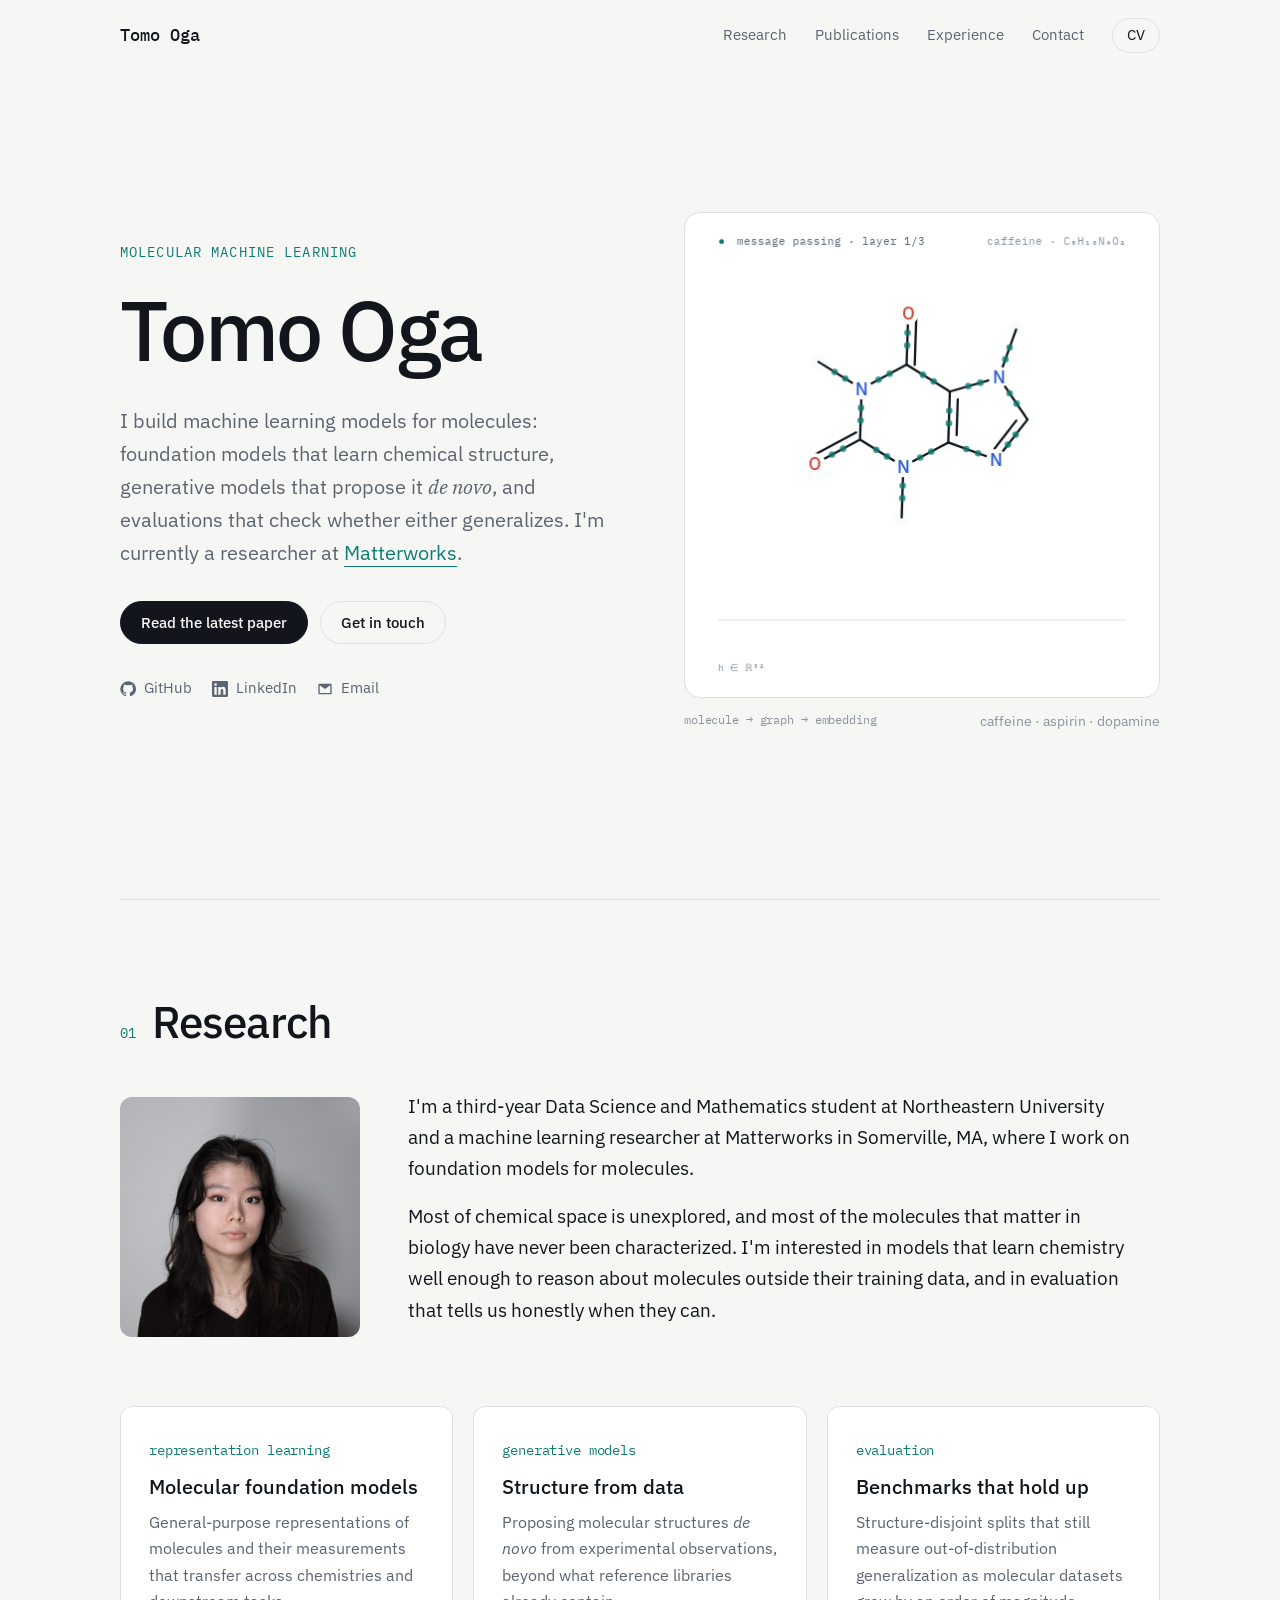
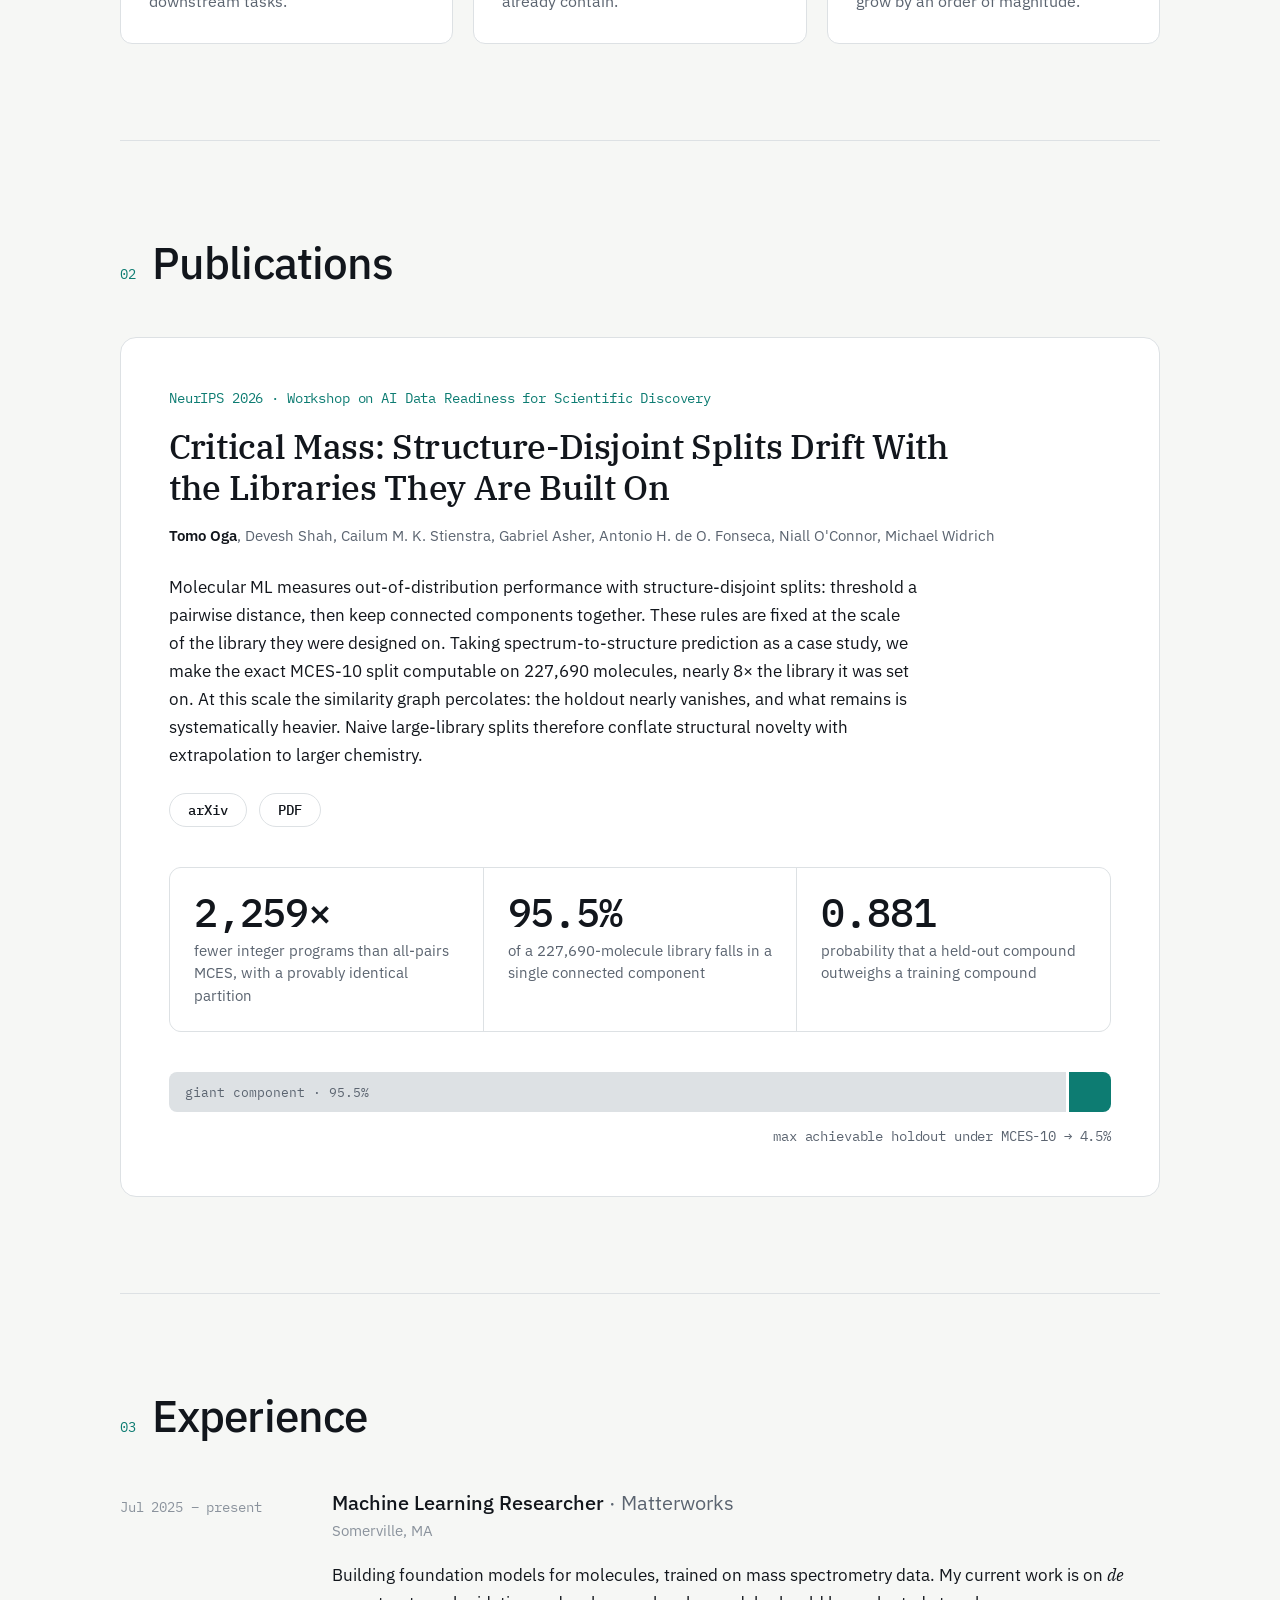
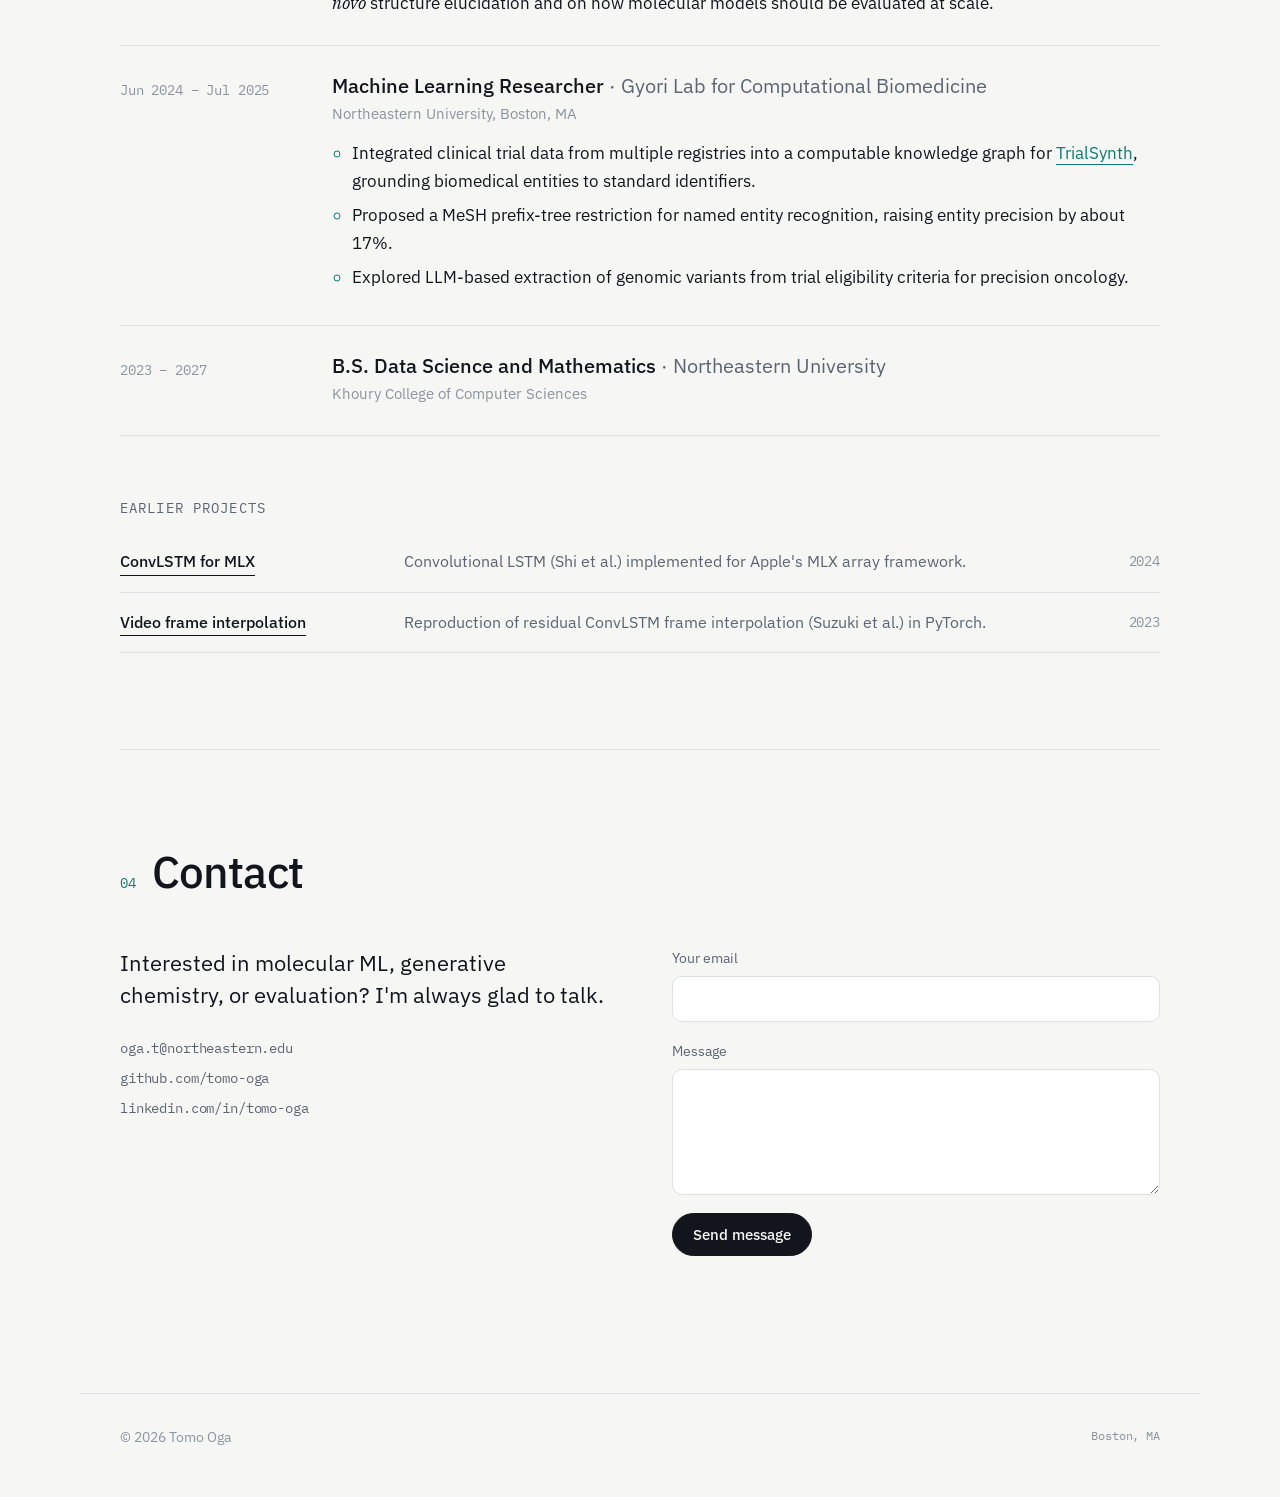
<file: index.html>
<!DOCTYPE html>
<html lang="en">
<head>
    <meta charset="UTF-8">
    <meta name="viewport" content="width=device-width, initial-scale=1.0">
    <title>Tomo Oga · Molecular Machine Learning</title>
    <meta name="description" content="Tomo Oga is a molecular machine learning researcher at Matterworks, working on foundation models, structure elucidation, and rigorous evaluation for molecules.">
    <link rel="preconnect" href="https://fonts.googleapis.com">
    <link rel="preconnect" href="https://fonts.gstatic.com" crossorigin>
    <link href="https://fonts.googleapis.com/css2?family=IBM+Plex+Mono:wght@400;500&family=IBM+Plex+Sans:wght@400;500;600&family=IBM+Plex+Serif:ital,wght@0,500;1,400&display=swap" rel="stylesheet">
    <link rel="stylesheet" href="style.css">
</head>
<body>
    <header class="nav">
        <a href="#top" class="brand">Tomo Oga</a>
        <button class="nav-toggle" id="nav-toggle" aria-label="Toggle navigation" aria-expanded="false">
            <span></span><span></span>
        </button>
        <nav class="nav-links" id="nav-links">
            <a href="#research">Research</a>
            <a href="#publications">Publications</a>
            <a href="#experience">Experience</a>
            <a href="#contact">Contact</a>
            <a href="resources/resume.pdf" class="nav-cv" target="_blank">CV</a>
        </nav>
    </header>

    <main id="top">
        <section class="hero">
            <div class="hero-text">
                <p class="eyebrow">Molecular machine learning</p>
                <h1>Tomo Oga</h1>
                <p class="lede">
                    I build machine learning models for molecules: foundation models that learn
                    chemical structure, generative models that propose it <em>de novo</em>, and
                    evaluations that check whether either generalizes. I'm currently a researcher at
                    <a href="https://www.matterworks.ai" target="_blank" rel="noopener">Matterworks</a>.
                </p>
                <div class="actions">
                    <a class="btn btn-primary" href="#publications">Read the latest paper</a>
                    <a class="btn" href="#contact">Get in touch</a>
                </div>
                <ul class="social">
                    <li><a href="https://github.com/tomo-oga" target="_blank" rel="noopener" aria-label="GitHub">
                        <svg viewBox="0 0 24 24" aria-hidden="true"><path d="M12 .5a11.5 11.5 0 0 0-3.64 22.41c.58.1.79-.25.79-.56v-2c-3.2.7-3.88-1.37-3.88-1.37-.52-1.33-1.28-1.69-1.28-1.69-1.05-.71.08-.7.08-.7 1.16.08 1.77 1.19 1.77 1.19 1.03 1.77 2.7 1.26 3.36.96.1-.75.4-1.26.73-1.55-2.55-.29-5.24-1.28-5.24-5.69 0-1.26.45-2.29 1.19-3.1-.12-.29-.52-1.46.11-3.05 0 0 .97-.31 3.17 1.18a11 11 0 0 1 5.77 0c2.2-1.49 3.17-1.18 3.17-1.18.63 1.59.23 2.76.11 3.05.74.81 1.19 1.84 1.19 3.1 0 4.42-2.7 5.4-5.26 5.68.41.36.78 1.06.78 2.14v3.17c0 .31.21.67.8.56A11.5 11.5 0 0 0 12 .5Z"/></svg>
                        GitHub</a></li>
                    <li><a href="https://linkedin.com/in/tomo-oga" target="_blank" rel="noopener" aria-label="LinkedIn">
                        <svg viewBox="0 0 24 24" aria-hidden="true"><path d="M20.45 20.45h-3.56v-5.57c0-1.33-.02-3.04-1.85-3.04-1.85 0-2.14 1.45-2.14 2.94v5.67H9.35V9h3.41v1.56h.05c.48-.9 1.64-1.85 3.37-1.85 3.6 0 4.27 2.37 4.27 5.46v6.28ZM5.34 7.43a2.06 2.06 0 1 1 0-4.13 2.06 2.06 0 0 1 0 4.13ZM7.12 20.45H3.56V9h3.56v11.45ZM22.22 0H1.77C.79 0 0 .77 0 1.73v20.54C0 23.23.79 24 1.77 24h20.45c.98 0 1.78-.77 1.78-1.73V1.73C24 .77 23.2 0 22.22 0Z"/></svg>
                        LinkedIn</a></li>
                    <li><a href="mailto:oga.t@northeastern.edu" aria-label="Email">
                        <svg viewBox="0 0 24 24" aria-hidden="true"><path d="M2 5.5A1.5 1.5 0 0 1 3.5 4h17A1.5 1.5 0 0 1 22 5.5v13a1.5 1.5 0 0 1-1.5 1.5h-17A1.5 1.5 0 0 1 2 18.5v-13Zm2 .9v11.6h16V6.4l-8 5.6-8-5.6ZM5.9 6h12.2L12 10.3 5.9 6Z"/></svg>
                        Email</a></li>
                </ul>
            </div>

            <figure class="hero-viz">
                <canvas id="molecule-canvas" aria-label="Animation: molecules are drawn as graphs, pass messages along their bonds, and are pooled into an embedding vector" role="img"></canvas>
                <figcaption>
                    <span class="mono">molecule &rarr; graph &rarr; embedding</span>
                    <span>caffeine &middot; aspirin &middot; dopamine</span>
                </figcaption>
            </figure>
        </section>

        <section id="research" class="section">
            <div class="section-head">
                <p class="section-index">01</p>
                <h2>Research</h2>
            </div>

            <div class="about">
                <img src="resources/headshot.jpg" alt="Portrait of Tomo Oga" class="portrait" width="640" height="640">
                <div class="about-text">
                    <p>
                        I'm a third-year Data Science and Mathematics student at Northeastern University and a
                        machine learning researcher at Matterworks in Somerville, MA, where I work on
                        foundation models for molecules.
                    </p>
                    <p>
                        Most of chemical space is unexplored, and most of the molecules that matter in biology
                        have never been characterized. I'm interested in models that learn chemistry well
                        enough to reason about molecules outside their training data, and in evaluation that
                        tells us honestly when they can.
                    </p>
                </div>
            </div>

            <div class="themes">
                <article class="theme">
                    <span class="mono theme-tag">representation learning</span>
                    <h3>Molecular foundation models</h3>
                    <p>General-purpose representations of molecules and their measurements that transfer across chemistries and downstream tasks.</p>
                </article>
                <article class="theme">
                    <span class="mono theme-tag">generative models</span>
                    <h3>Structure from data</h3>
                    <p>Proposing molecular structures <em>de novo</em> from experimental observations, beyond what reference libraries already contain.</p>
                </article>
                <article class="theme">
                    <span class="mono theme-tag">evaluation</span>
                    <h3>Benchmarks that hold up</h3>
                    <p>Structure-disjoint splits that still measure out-of-distribution generalization as molecular datasets grow by an order of magnitude.</p>
                </article>
            </div>
        </section>

        <section id="publications" class="section">
            <div class="section-head">
                <p class="section-index">02</p>
                <h2>Publications</h2>
            </div>

            <article class="paper">
                <p class="paper-venue mono">NeurIPS 2026 &middot; Workshop on AI Data Readiness for Scientific Discovery</p>
                <h3 class="paper-title"><a href="https://arxiv.org/abs/2610.12694" target="_blank" rel="noopener">Critical Mass: Structure-Disjoint Splits Drift With the Libraries They Are Built On</a></h3>
                <p class="paper-authors">
                    <strong>Tomo Oga</strong>, Devesh Shah, Cailum M. K. Stienstra, Gabriel Asher,
                    Antonio H. de O. Fonseca, Niall O'Connor, Michael Widrich
                </p>
                <p class="paper-summary">
                    Molecular ML measures out-of-distribution performance with structure-disjoint splits:
                    threshold a pairwise distance, then keep connected components together. These rules are
                    fixed at the scale of the library they were designed on. Taking spectrum-to-structure
                    prediction as a case study, we make the exact MCES-10 split computable on 227,690
                    molecules, nearly 8&times; the library it was set on. At this scale the similarity graph
                    percolates: the holdout nearly vanishes, and what remains is systematically heavier.
                    Naive large-library splits therefore conflate structural novelty with extrapolation to
                    larger chemistry.
                </p>
                <div class="paper-links">
                    <a class="btn" href="https://arxiv.org/abs/2610.12694" target="_blank" rel="noopener">arXiv</a>
                    <a class="btn" href="https://arxiv.org/pdf/2610.12694" target="_blank" rel="noopener">PDF</a>
                </div>

                <div class="stats">
                    <div class="stat">
                        <span class="stat-value">2,259&times;</span>
                        <span class="stat-label">fewer integer programs than all-pairs MCES, with a provably identical partition</span>
                    </div>
                    <div class="stat">
                        <span class="stat-value">95.5%</span>
                        <span class="stat-label">of a 227,690-molecule library falls in a single connected component</span>
                    </div>
                    <div class="stat">
                        <span class="stat-value">0.881</span>
                        <span class="stat-label">probability that a held-out compound outweighs a training compound</span>
                    </div>
                </div>

                <div class="split-bar" aria-label="Of the public library, 95.5 percent is one indivisible component and at most 4.5 percent can be held out">
                    <div class="split-giant" style="width: 95.5%"><span>giant component &middot; 95.5%</span></div>
                    <div class="split-holdout" style="width: 4.5%"></div>
                </div>
                <p class="split-caption mono">max achievable holdout under MCES-10 &rarr; 4.5%</p>
            </article>
        </section>

        <section id="experience" class="section">
            <div class="section-head">
                <p class="section-index">03</p>
                <h2>Experience</h2>
            </div>

            <ol class="timeline">
                <li class="role">
                    <div class="role-meta mono">Jul 2025 &ndash; present</div>
                    <div class="role-body">
                        <h3>Machine Learning Researcher <span>&middot; Matterworks</span></h3>
                        <p class="role-place">Somerville, MA</p>
                        <p>Building foundation models for molecules, trained on mass spectrometry data. My current work is on <em>de novo</em> structure elucidation and on how molecular models should be evaluated at scale.</p>
                    </div>
                </li>
                <li class="role">
                    <div class="role-meta mono">Jun 2024 &ndash; Jul 2025</div>
                    <div class="role-body">
                        <h3>Machine Learning Researcher <span>&middot; Gyori Lab for Computational Biomedicine</span></h3>
                        <p class="role-place">Northeastern University, Boston, MA</p>
                        <ul>
                            <li>Integrated clinical trial data from multiple registries into a computable knowledge graph for <a href="https://github.com/tomo-oga/trialsynth" target="_blank" rel="noopener">TrialSynth</a>, grounding biomedical entities to standard identifiers.</li>
                            <li>Proposed a MeSH prefix-tree restriction for named entity recognition, raising entity precision by about 17%.</li>
                            <li>Explored LLM-based extraction of genomic variants from trial eligibility criteria for precision oncology.</li>
                        </ul>
                    </div>
                </li>
                <li class="role">
                    <div class="role-meta mono">2023 &ndash; 2027</div>
                    <div class="role-body">
                        <h3>B.S. Data Science and Mathematics <span>&middot; Northeastern University</span></h3>
                        <p class="role-place">Khoury College of Computer Sciences</p>
                    </div>
                </li>
            </ol>

            <h3 class="subhead">Earlier projects</h3>
            <ul class="projects">
                <li>
                    <a href="https://github.com/tomo-oga/ConvLSTM-Shi-Et-Al" target="_blank" rel="noopener">ConvLSTM for MLX</a>
                    <span>Convolutional LSTM (Shi et al.) implemented for Apple's MLX array framework.</span>
                    <span class="mono">2024</span>
                </li>
                <li>
                    <a href="https://github.com/tomo-oga/ConvLSTM-Frame-Interpolation" target="_blank" rel="noopener">Video frame interpolation</a>
                    <span>Reproduction of residual ConvLSTM frame interpolation (Suzuki et al.) in PyTorch.</span>
                    <span class="mono">2023</span>
                </li>
            </ul>
        </section>

        <section id="contact" class="section">
            <div class="section-head">
                <p class="section-index">04</p>
                <h2>Contact</h2>
            </div>

            <div class="contact">
                <div class="contact-text">
                    <p>Interested in molecular ML, generative chemistry, or evaluation? I'm always glad to talk.</p>
                    <p class="mono contact-links">
                        <a href="mailto:oga.t@northeastern.edu">oga.t@northeastern.edu</a><br>
                        <a href="https://github.com/tomo-oga" target="_blank" rel="noopener">github.com/tomo-oga</a><br>
                        <a href="https://linkedin.com/in/tomo-oga" target="_blank" rel="noopener">linkedin.com/in/tomo-oga</a>
                    </p>
                </div>
                <form action="https://formspree.io/f/meoqezeb" method="post" class="contact-form" id="contact-form">
                    <label>
                        <span>Your email</span>
                        <input type="email" name="email" required autocomplete="email">
                    </label>
                    <label>
                        <span>Message</span>
                        <textarea name="message" rows="5" required></textarea>
                    </label>
                    <button type="submit" class="btn btn-primary">Send message</button>
                    <p class="form-status" id="form-status" role="status"></p>
                </form>
            </div>
        </section>
    </main>

    <footer class="footer">
        <span>&copy; 2026 Tomo Oga</span>
        <span class="mono">Boston, MA</span>
    </footer>

    <script src="script.js"></script>
</body>
</html>
</file>
<file: style.css>
:root {
    --bg: #f6f7f5;
    --surface: #ffffff;
    --text: #12161c;
    --muted: #5b6470;
    --faint: #8b939d;
    --line: #dde1e4;
    --accent: #0d7c72;
    --accent-soft: rgba(13, 124, 114, 0.1);
    --nitrogen: #2f5fd0;
    --oxygen: #d04a3a;

    --sans: "IBM Plex Sans", system-ui, -apple-system, sans-serif;
    --serif: "IBM Plex Serif", Georgia, serif;
    --mono: "IBM Plex Mono", ui-monospace, Menlo, monospace;

    --max: 1120px;
    --gutter: clamp(16px, 4vw, 40px);
}

@media (prefers-color-scheme: dark) {
    :root {
        --bg: #0b0f14;
        --surface: #121820;
        --text: #e6eaee;
        --muted: #9aa4af;
        --faint: #66707b;
        --line: #232b35;
        --accent: #3fd1bf;
        --accent-soft: rgba(63, 209, 191, 0.1);
        --nitrogen: #7ea2ff;
        --oxygen: #ff8a78;
    }
}

*, *::before, *::after { box-sizing: border-box; }

html { scroll-behavior: smooth; scroll-padding-top: 72px; }

body {
    margin: 0;
    background: var(--bg);
    color: var(--text);
    font-family: var(--sans);
    font-size: 17px;
    line-height: 1.65;
    -webkit-font-smoothing: antialiased;
}

a { color: inherit; }

p a, li a { color: var(--accent); text-decoration: none; border-bottom: 1px solid currentColor; }
p a:hover, li a:hover { border-bottom-width: 2px; }

h1, h2, h3 { margin: 0; font-weight: 500; line-height: 1.2; }

.mono { font-family: var(--mono); font-size: 0.85em; letter-spacing: -0.01em; }

/* Navigation */

.nav {
    position: sticky;
    top: 0;
    z-index: 10;
    display: flex;
    align-items: center;
    justify-content: space-between;
    max-width: var(--max);
    margin: 0 auto;
    padding: 18px var(--gutter);
    background: color-mix(in srgb, var(--bg) 88%, transparent);
    backdrop-filter: blur(10px);
}

.brand { font-family: var(--mono); font-weight: 500; text-decoration: none; }

.nav-links { display: flex; gap: 28px; align-items: center; }

.nav-links a {
    color: var(--muted);
    text-decoration: none;
    font-size: 15px;
    transition: color 0.15s;
}

.nav-links a:hover { color: var(--text); }

.nav-links .nav-cv {
    color: var(--text);
    border: 1px solid var(--line);
    border-radius: 999px;
    padding: 4px 14px;
}

.nav-links .nav-cv:hover { border-color: var(--accent); color: var(--accent); }

.nav-toggle {
    display: none;
    width: 36px;
    height: 36px;
    padding: 0;
    background: none;
    border: 0;
    cursor: pointer;
}

.nav-toggle span {
    display: block;
    width: 20px;
    height: 1.5px;
    margin: 6px auto;
    background: var(--text);
    transition: transform 0.2s;
}

.nav-toggle[aria-expanded="true"] span:first-child { transform: translateY(3.75px) rotate(45deg); }
.nav-toggle[aria-expanded="true"] span:last-child { transform: translateY(-3.75px) rotate(-45deg); }

/* Hero */

main { max-width: var(--max); margin: 0 auto; padding: 0 var(--gutter); }

.hero {
    display: grid;
    grid-template-columns: 1.05fr 1fr;
    gap: clamp(32px, 5vw, 72px);
    align-items: center;
    min-height: min(calc(100vh - 72px), 860px);
    padding: 48px 0 72px;
}

.eyebrow {
    margin: 0 0 16px;
    font-family: var(--mono);
    font-size: 14px;
    color: var(--accent);
    text-transform: uppercase;
    letter-spacing: 0.08em;
}

.hero h1 {
    font-size: clamp(48px, 7vw, 84px);
    font-weight: 500;
    letter-spacing: -0.03em;
}

.lede {
    max-width: 34em;
    margin: 24px 0 32px;
    font-size: clamp(18px, 1.6vw, 20px);
    color: var(--muted);
}

.lede em, .role-body em { font-family: var(--serif); font-style: italic; }

.actions { display: flex; flex-wrap: wrap; gap: 12px; }

.btn {
    display: inline-flex;
    align-items: center;
    padding: 11px 20px;
    border: 1px solid var(--line);
    border-radius: 999px;
    background: transparent;
    color: var(--text);
    font: 500 15px var(--sans);
    text-decoration: none;
    cursor: pointer;
    transition: border-color 0.15s, background 0.15s, color 0.15s;
}

.btn:hover { border-color: var(--accent); color: var(--accent); }

.btn-primary { background: var(--text); border-color: var(--text); color: var(--bg); }
.btn-primary:hover { background: var(--accent); border-color: var(--accent); color: var(--bg); }

.social {
    display: flex;
    flex-wrap: wrap;
    gap: 20px;
    margin: 32px 0 0;
    padding: 0;
    list-style: none;
}

.social a {
    border: 0;
    display: inline-flex;
    align-items: center;
    gap: 8px;
    color: var(--muted);
    font-size: 15px;
    text-decoration: none;
}

.social a:hover { color: var(--accent); }
.social svg { width: 16px; height: 16px; fill: currentColor; }

.hero-viz { margin: 0; }

.hero-viz canvas {
    display: block;
    width: 100%;
    aspect-ratio: 1 / 1.02;
    border: 1px solid var(--line);
    border-radius: 16px;
    background: var(--surface);
}

.hero-viz figcaption {
    display: flex;
    justify-content: space-between;
    gap: 12px;
    margin-top: 12px;
    font-size: 14px;
    color: var(--faint);
}

/* Sections */

.section { padding: 96px 0; border-top: 1px solid var(--line); }

.section-head { display: flex; align-items: baseline; gap: 16px; margin-bottom: 48px; }

.section-index { margin: 0; font-family: var(--mono); font-size: 14px; color: var(--accent); }

.section h2 { font-size: clamp(32px, 4vw, 44px); letter-spacing: -0.02em; }

.about {
    display: grid;
    grid-template-columns: 240px 1fr;
    gap: 48px;
    align-items: start;
    margin-bottom: 64px;
}

.portrait {
    width: 100%;
    height: auto;
    border-radius: 12px;
    filter: grayscale(0.15);
}

.about-text p { max-width: 38em; margin: 0 0 16px; font-size: 19px; }
.about-text p:first-child { margin-top: -6px; }

.themes { display: grid; grid-template-columns: repeat(3, 1fr); gap: 20px; }

.theme {
    padding: 28px;
    border: 1px solid var(--line);
    border-radius: 12px;
    background: var(--surface);
}

.theme-tag { color: var(--accent); }
.theme h3 { margin: 12px 0 10px; font-size: 20px; }
.theme p { margin: 0; color: var(--muted); font-size: 16px; }

/* Publication */

.paper {
    padding: clamp(24px, 4vw, 48px);
    border: 1px solid var(--line);
    border-radius: 16px;
    background: var(--surface);
}

.paper-venue { margin: 0 0 16px; color: var(--accent); }

.paper-title {
    max-width: 24em;
    font-family: var(--serif);
    font-size: clamp(24px, 3vw, 34px);
    letter-spacing: -0.01em;
}

.paper-authors { margin: 16px 0 24px; color: var(--muted); font-size: 15px; }
.paper-authors strong { color: var(--text); font-weight: 600; }

.paper-title a { text-decoration: none; }
.paper-title a:hover { color: var(--accent); }

.paper-summary { max-width: 44em; margin: 0 0 24px; }

.paper-links { display: flex; gap: 12px; margin-bottom: 40px; }
.paper-links .btn { padding: 7px 18px; font-family: var(--mono); font-size: 14px; }

.stats {
    display: grid;
    grid-template-columns: repeat(3, 1fr);
    gap: 1px;
    margin-bottom: 40px;
    background: var(--line);
    border: 1px solid var(--line);
    border-radius: 12px;
    overflow: hidden;
}

.stat { display: flex; flex-direction: column; gap: 8px; padding: 24px; background: var(--surface); }

.stat-value {
    font-family: var(--mono);
    font-size: clamp(28px, 3.2vw, 40px);
    font-weight: 500;
    letter-spacing: -0.03em;
    line-height: 1;
}

.stat-label { color: var(--muted); font-size: 15px; line-height: 1.5; }

.split-bar {
    display: flex;
    height: 40px;
    gap: 3px;
    border-radius: 8px;
    overflow: hidden;
}

.split-giant {
    display: flex;
    align-items: center;
    padding: 0 16px;
    background: var(--line);
    color: var(--muted);
    font-family: var(--mono);
    font-size: 13px;
    white-space: nowrap;
    overflow: hidden;
}

.split-holdout { min-width: 10px; background: var(--accent); }

.split-caption { margin: 12px 0 0; text-align: right; color: var(--muted); }

/* Experience */

.timeline { margin: 0; padding: 0; list-style: none; }

.role {
    display: grid;
    grid-template-columns: 180px 1fr;
    gap: 32px;
    padding: 28px 0;
    border-bottom: 1px solid var(--line);
}

.role:first-child { padding-top: 0; }

.role-meta { color: var(--faint); padding-top: 4px; }

.role-body h3 { font-size: 20px; }
.role-body h3 span { color: var(--muted); font-weight: 400; }
.role-place { margin: 4px 0 12px; color: var(--faint); font-size: 15px; }
.role-body p:last-child { margin-bottom: 0; }
.role-body ul { margin: 0; padding-left: 20px; }
.role-body li { margin-bottom: 6px; }
.role-body li::marker { color: var(--accent); }

.subhead {
    margin: 64px 0 16px;
    font-family: var(--mono);
    font-size: 14px;
    font-weight: 400;
    color: var(--muted);
    text-transform: uppercase;
    letter-spacing: 0.08em;
}

.projects { margin: 0; padding: 0; list-style: none; }

.projects li {
    display: grid;
    grid-template-columns: 260px 1fr auto;
    gap: 24px;
    padding: 16px 0;
    border-bottom: 1px solid var(--line);
    font-size: 16px;
}

.projects li a { justify-self: start; align-self: start; color: var(--text); font-weight: 500; }
.projects li a:hover { color: var(--accent); }
.projects li span { color: var(--muted); }
.projects li .mono { color: var(--faint); padding-top: 2px; }

/* Contact */

.contact { display: grid; grid-template-columns: 1fr 1fr; gap: 64px; }

.contact-text p:first-child { margin-top: 0; font-size: 22px; line-height: 1.45; }
.contact-links { line-height: 2.1; }
.contact-links a { color: var(--muted); border: 0; }
.contact-links a:hover { color: var(--accent); }

.contact-form { display: flex; flex-direction: column; gap: 18px; align-items: flex-start; }

.contact-form label { display: flex; flex-direction: column; gap: 6px; width: 100%; }
.contact-form label span { font-size: 14px; color: var(--muted); }

.contact-form input,
.contact-form textarea {
    width: 100%;
    padding: 12px 14px;
    border: 1px solid var(--line);
    border-radius: 10px;
    background: var(--surface);
    color: var(--text);
    font: 16px var(--sans);
    resize: vertical;
}

.contact-form input:focus,
.contact-form textarea:focus {
    outline: none;
    border-color: var(--accent);
    box-shadow: 0 0 0 3px var(--accent-soft);
}

.form-status { margin: 0; min-height: 1.5em; font-size: 15px; color: var(--accent); }

.footer {
    display: flex;
    justify-content: space-between;
    max-width: var(--max);
    margin: 0 auto;
    padding: 32px var(--gutter) 48px;
    border-top: 1px solid var(--line);
    color: var(--faint);
    font-size: 14px;
}

/* Responsive */

@media (max-width: 900px) {
    .hero { grid-template-columns: 1fr; min-height: 0; padding-top: 24px; }
    .hero-viz { max-width: 520px; }
    .themes, .stats { grid-template-columns: 1fr; }
    .contact { grid-template-columns: 1fr; gap: 32px; }
    .projects li { grid-template-columns: 1fr auto; gap: 4px 16px; }
    .projects li span:not(.mono) { grid-column: 1 / -1; grid-row: 2; }
    .projects li .mono { grid-column: 2; grid-row: 1; }
}

@media (max-width: 700px) {
    body { font-size: 16px; }
    .nav-toggle { display: block; }
    .nav-links {
        position: absolute;
        top: 100%;
        left: 0;
        right: 0;
        display: none;
        flex-direction: column;
        align-items: flex-start;
        gap: 16px;
        padding: 16px var(--gutter) 24px;
        background: var(--bg);
        border-bottom: 1px solid var(--line);
    }
    .nav-links.open { display: flex; }
    .section { padding: 64px 0; }
    .section-head { margin-bottom: 32px; }
    .about { grid-template-columns: 1fr; gap: 24px; }
    .portrait { max-width: 200px; }
    .about-text p { font-size: 17px; }
    .role { grid-template-columns: 1fr; gap: 6px; }
    .split-giant span { display: none; }
    .hero-viz figcaption { flex-direction: column; gap: 2px; }
}

@media (prefers-reduced-motion: reduce) {
    html { scroll-behavior: auto; }
}
</file>
